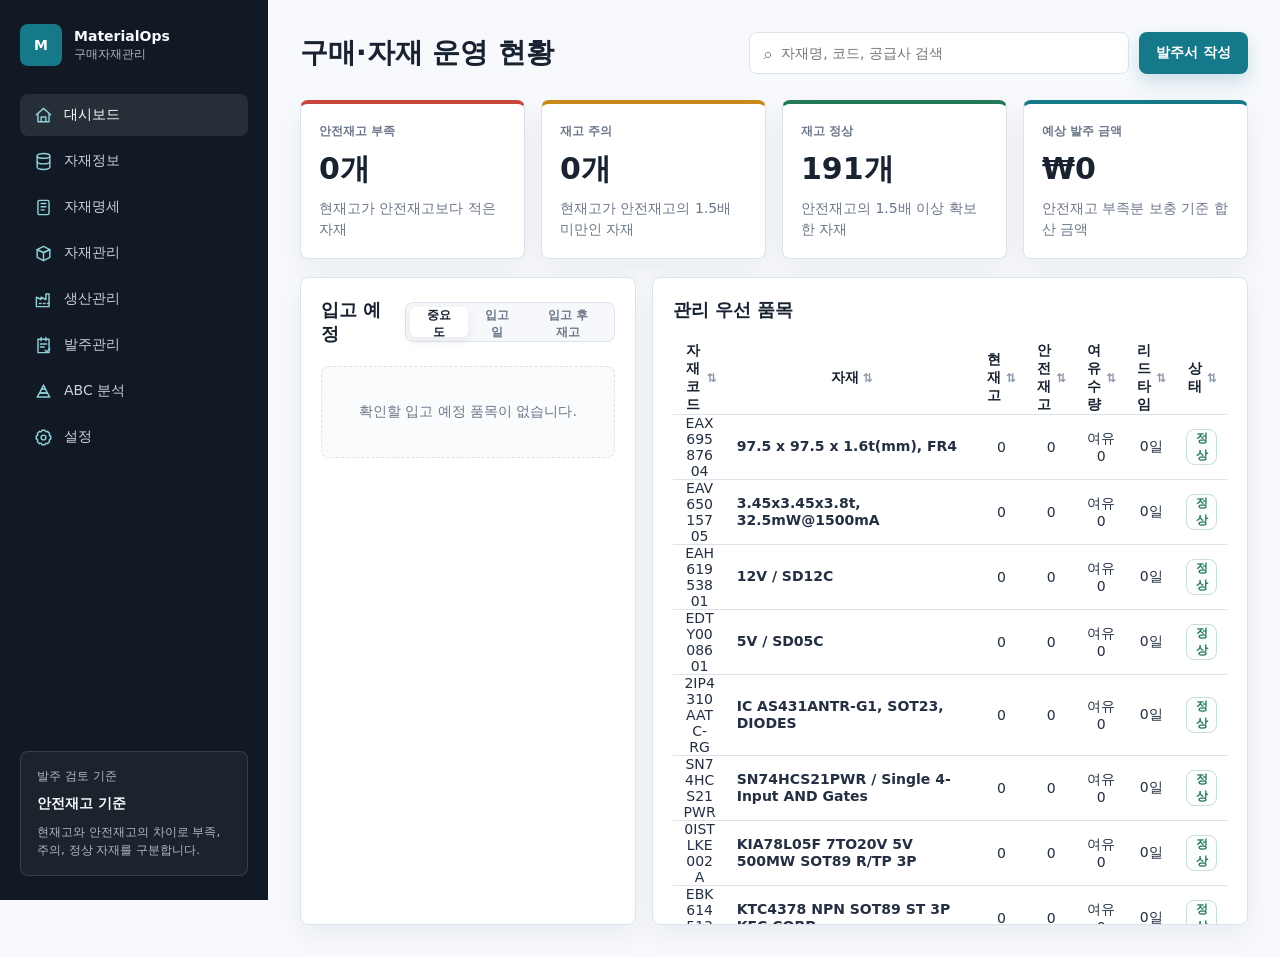
<file: index.html>
<!doctype html>
<html lang="ko">
  <head>
    <meta charset="UTF-8" />
    <meta name="viewport" content="width=device-width, initial-scale=1.0" />
    <title>구매자재관리</title>
    <link rel="stylesheet" href="./styles.css?v=20260729-inbound-card-v71" />
  </head>
  <body>
    <aside class="sidebar" aria-label="주 메뉴">
      <div class="brand">
        <div class="brand-mark">M</div>
        <div>
          <strong>MaterialOps</strong>
          <span>구매자재관리</span>
        </div>
      </div>

      <nav class="nav">
        <a class="active" href="#dashboard" data-view-target="dashboard" aria-current="page">
          <span class="nav-icon"><svg viewBox="0 0 24 24" aria-hidden="true"><path d="m3 11 9-8 9 8"/><path d="M5 10v10h14V10"/><path d="M9 20v-6h6v6"/></svg></span>
          대시보드
        </a>
        <a href="#settings" data-view-target="settings">
          <span class="nav-icon"><svg viewBox="0 0 24 24" aria-hidden="true"><ellipse cx="12" cy="5" rx="8" ry="3"/><path d="M4 5v7c0 1.7 3.6 3 8 3s8-1.3 8-3V5"/><path d="M4 12v7c0 1.7 3.6 3 8 3s8-1.3 8-3v-7"/></svg></span>
          자재정보
        </a>
        <a href="#spec" data-view-target="spec">
          <span class="nav-icon"><svg viewBox="0 0 24 24" aria-hidden="true"><rect x="5" y="3" width="14" height="18" rx="2"/><path d="M9 7h6M9 11h6M9 15h4"/></svg></span>
          자재명세
        </a>
        <a href="#materials" data-view-target="materials">
          <span class="nav-icon"><svg viewBox="0 0 24 24" aria-hidden="true"><path d="m4 7 8-4 8 4-8 4-8-4Z"/><path d="m4 7 8 4 8-4v10l-8 4-8-4V7Z"/><path d="M12 11v10"/></svg></span>
          자재관리
        </a>
        <a href="#production" data-view-target="production">
          <span class="nav-icon"><svg viewBox="0 0 24 24" aria-hidden="true"><path d="M3 21V9l6 3V9l6 3V5h4v16H3Z"/><path d="M7 17h2M12 17h2M17 17h2"/></svg></span>
          생산관리
        </a>
        <a href="#planning" data-view-target="planning">
          <span class="nav-icon"><svg viewBox="0 0 24 24" aria-hidden="true"><path d="M5 4h14v17H5z"/><path d="M9 2v4M15 2v4M8 10h8M8 14h5"/><path d="m14 18 2 2 4-4"/></svg></span>
          발주관리
        </a>
        <a href="#abcAnalysis" data-view-target="abcAnalysis">
          <span class="nav-icon"><svg viewBox="0 0 24 24" aria-hidden="true"><path d="M4 19h16l-3-5H7l-3 5Z"/><path d="M7 14h10l-2.5-5h-5L7 14Z"/><path d="M9.5 9h5L12 4 9.5 9Z"/></svg></span>
          ABC 분석
        </a>
        <a href="#dataSettings" data-view-target="dataSettings">
          <span class="nav-icon"><svg viewBox="0 0 24 24" aria-hidden="true"><circle cx="12" cy="12" r="3"/><path d="M19.4 15a1.7 1.7 0 0 0 .3 1.9l.1.1-2.8 2.8-.1-.1a1.7 1.7 0 0 0-1.9-.3 1.7 1.7 0 0 0-1 1.6v.2h-4V21a1.7 1.7 0 0 0-1-1.6 1.7 1.7 0 0 0-1.9.3l-.1.1L4.2 17l.1-.1a1.7 1.7 0 0 0 .3-1.9A1.7 1.7 0 0 0 3 14H2.8v-4H3a1.7 1.7 0 0 0 1.6-1 1.7 1.7 0 0 0-.3-1.9L4.2 7 7 4.2l.1.1a1.7 1.7 0 0 0 1.9.3A1.7 1.7 0 0 0 10 3V2.8h4V3a1.7 1.7 0 0 0 1 1.6 1.7 1.7 0 0 0 1.9-.3l.1-.1L19.8 7l-.1.1a1.7 1.7 0 0 0-.3 1.9 1.7 1.7 0 0 0 1.6 1h.2v4H21a1.7 1.7 0 0 0-1.6 1Z"/></svg></span>
          설정
        </a>
      </nav>

      <section class="side-panel" aria-label="운영 기준">
        <p>발주 검토 기준</p>
        <strong>안전재고 기준</strong>
        <span>현재고와 안전재고의 차이로 부족, 주의, 정상 자재를 구분합니다.</span>
      </section>
    </aside>

    <main class="shell">
      <header class="topbar">
        <div>
          <h1 id="pageTitle">구매·자재 운영 현황</h1>
        </div>
        <div class="top-actions">
          <label class="search">
            <span>⌕</span>
            <input id="searchInput" type="search" placeholder="자재명, 코드, 공급사 검색" />
          </label>
          <button class="primary-button" id="createOrderButton" type="button">발주서 작성</button>
        </div>
      </header>

      <section class="view is-active" id="dashboard" data-view="dashboard">
        <section class="summary-grid" aria-label="요약 정보">
          <article class="metric critical">
            <span>안전재고 부족</span>
            <strong id="criticalCount">0</strong>
            <p>현재고가 안전재고보다 적은 자재</p>
          </article>
          <article class="metric warning">
            <span>재고 주의</span>
            <strong id="deliveryRiskCount">0</strong>
            <p>현재고가 안전재고의 1.5배 미만인 자재</p>
          </article>
          <article class="metric success">
            <span>재고 정상</span>
            <strong id="plannedCount">0</strong>
            <p>안전재고의 1.5배 이상 확보한 자재</p>
          </article>
          <article class="metric">
            <span>예상 발주 금액</span>
            <strong id="orderAmount">0</strong>
            <p>안전재고 부족분 보충 기준 합산 금액</p>
          </article>
        </section>

        <section class="workspace">
          <section class="panel priority-panel" aria-labelledby="priorityTitle">
            <div class="panel-heading">
              <div>
                <h2 id="priorityTitle">입고 예정</h2>
              </div>
              <div class="segmented" role="tablist" aria-label="입고 예정 정렬">
                <button class="active" type="button" data-inbound-sort="priority">중요도</button>
                <button type="button" data-inbound-sort="inbound">입고일</button>
                <button type="button" data-inbound-sort="coverage">입고 후 재고</button>
              </div>
            </div>
            <div class="panel-body inset-scroll-body priority-body">
              <div class="priority-list" id="priorityList"></div>
            </div>
          </section>

          <section class="panel table-panel dashboard-plan-panel" aria-labelledby="dashboardPlanTitle">
            <div class="panel-heading">
              <div>
                <h2 id="dashboardPlanTitle">관리 우선 품목</h2>
              </div>
            </div>

            <div class="panel-content-scroll">
            <div class="panel-body table-body dashboard-table-body">
              <div class="table-scroll dashboard-table-scroll">
                <table class="data-table data-table--dashboard">
                <colgroup>
                  <col><col class="col-material"><col>
                  <col><col><col><col>
                </colgroup>
                <thead>
                  <tr>
                    <th><button class="sort-header" type="button" data-sort-table="dashboardPlan" data-sort-key="code">자재코드 <span>⇅</span></button></th>
                    <th><button class="sort-header" type="button" data-sort-table="dashboardPlan" data-sort-key="name">자재 <span>⇅</span></button></th>
                    <th><button class="sort-header" type="button" data-sort-table="dashboardPlan" data-sort-key="stock">현재고 <span>⇅</span></button></th>
                    <th><button class="sort-header" type="button" data-sort-table="dashboardPlan" data-sort-key="safetyStock">안전재고 <span>⇅</span></button></th>
                    <th><button class="sort-header" type="button" data-sort-table="dashboardPlan" data-sort-key="spareQty">여유수량 <span>⇅</span></button></th>
                    <th><button class="sort-header" type="button" data-sort-table="dashboardPlan" data-sort-key="leadTime">리드타임 <span>⇅</span></button></th>
                    <th><button class="sort-header" type="button" data-sort-table="dashboardPlan" data-sort-key="status">상태 <span>⇅</span></button></th>
                  </tr>
                </thead>
                <tbody id="dashboardPlanTable"></tbody>
              </table>
              </div>
            </div>
          </div>
          </section>
        </section>
      </section>

      <section class="view" id="spec" data-view="spec">
        <section class="panel table-panel full-height-table-panel compact-full-height-table-panel" aria-labelledby="specTitle">
          <div class="panel-heading">
            <div>
              <h2 id="specTitle">자재명세</h2>
            </div>
          </div>

          <div class="panel-content-scroll">
            <div class="panel-body table-body">
            <div class="table-scroll">
              <table class="data-table spec-table">
              <colgroup>
                <col><col><col class="col-material">
                <col><col>
              </colgroup>
              <thead>
                <tr>
                  <th>품목</th>
                  <th>자재코드</th>
                  <th>자재명</th>
                  <th>위치</th>
                  <th>소요량</th>
                </tr>
              </thead>
              <tbody id="specTable"></tbody>
            </table>
            </div>
          </div>
          </div>
        </section>
      </section>

      <section class="view" id="materials" data-view="materials">
        <section class="workspace single-column">
          <section class="signal-grid" aria-label="자재 관리 신호">
            <section class="panel" aria-labelledby="materialInventorySignalTitle">
              <div class="panel-heading">
                <div>
                  <h2 id="materialInventorySignalTitle">재고 여유수량 현황</h2>
                </div>
                <div class="segmented" role="tablist" aria-label="재고 여유수량 정렬">
                  <button class="active" type="button" data-inventory-sort="short">부족 순</button>
                  <button type="button" data-inventory-sort="long">여유 순</button>
                </div>
              </div>
              <div class="panel-body inset-scroll-body chart-body">
                <div class="bar-chart" id="materialInventoryBarChart" aria-label="자재별 여유수량 차트"></div>
              </div>
            </section>

            <section class="panel" aria-labelledby="materialsTitle">
              <div class="panel-heading">
                <div>
                  <h2 id="materialsTitle">자재 리드타임 현황</h2>
                </div>
                <div class="segmented" role="tablist" aria-label="자재 리드타임 정렬">
                  <button class="active" type="button" data-lead-sort="long">긴 순</button>
                  <button type="button" data-lead-sort="short">부족 순</button>
                </div>
              </div>
              <div class="panel-body inset-scroll-body chart-body">
                <div class="bar-chart" id="barChart" aria-label="자재별 리드타임 차트"></div>
              </div>
            </section>
          </section>

          <section class="panel table-panel" aria-labelledby="materialsTableTitle">
            <div class="panel-heading">
              <div>
                <h2 id="materialsTableTitle">자재 목록</h2>
              </div>
            </div>
            <div class="panel-content-scroll">
            <div class="panel-body table-body">
            <div class="table-scroll">
              <table class="data-table material-master-table">
                <colgroup>
                  <col><col><col class="col-material"><col>
                  <col><col><col>
                </colgroup>
                <thead>
                  <tr>
                    <th>모델</th>
                    <th><button class="sort-header" type="button" data-sort-table="materials" data-sort-key="code">자재코드 <span>⇅</span></button></th>
                    <th><button class="sort-header" type="button" data-sort-table="materials" data-sort-key="name">자재 <span>⇅</span></button></th>
                    <th><button class="sort-header" type="button" data-sort-table="materials" data-sort-key="stock">현재고 <span>⇅</span></button></th>
                    <th><button class="sort-header" type="button" data-sort-table="materials" data-sort-key="safetyStock">안전재고 <span>⇅</span></button></th>
                    <th><button class="sort-header" type="button" data-sort-table="materials" data-sort-key="spareQty">여유수량 <span>⇅</span></button></th>
                    <th><button class="sort-header" type="button" data-sort-table="materials" data-sort-key="status">관리상태 <span>⇅</span></button></th>
                  </tr>
                </thead>
                <tbody id="materialsTable"></tbody>
              </table>
            </div>
          </div>
          </div>
          </section>
        </section>
      </section>

      <section class="view" id="production" data-view="production">
        <section class="workspace single-column">
          <section class="panel" aria-labelledby="productionTitle">
            <div class="panel-heading">
              <div>
                <h2 id="productionTitle">제품별 생산계획</h2>
              </div>
            </div>
            <div class="production-product-list" id="productionProductList"></div>
          </section>

          <section class="panel table-panel" aria-labelledby="productionAnalysisTitle">
            <div class="panel-heading">
              <div>
                <h2 id="productionAnalysisTitle">생산 소요 자재</h2>
              </div>
            </div>
            <div class="panel-content-scroll">
            <div class="panel-body table-body">
            <div class="table-scroll">
              <table class="data-table production-table">
                <colgroup>
                  <col><col><col class="col-material">
                  <col><col><col>
                  <col><col><col><col>
                </colgroup>
                <thead>
                  <tr>
                    <th>품목</th>
                    <th>자재코드</th>
                    <th>자재명</th>
                    <th>단위 소요량</th>
                    <th>생산수량</th>
                    <th>필요수량</th>
                    <th>사용가능재고</th>
                    <th>부족수량</th>
                    <th>충족상태</th>
                  </tr>
                </thead>
                <tbody id="productionMaterialsTable"></tbody>
              </table>
            </div>
          </div>
          </div>
          </section>
        </section>
      </section>

      <section class="view" id="abcAnalysis" data-view="abcAnalysis">
        <section class="summary-grid" aria-label="ABC 분석 요약">
          <article class="metric critical">
            <span>A등급 품목</span>
            <strong id="abcACount">–</strong>
            <p>총사용수량 데이터 필요</p>
          </article>
          <article class="metric warning">
            <span>B등급 품목</span>
            <strong id="abcBCount">–</strong>
            <p>총사용수량 데이터 필요</p>
          </article>
          <article class="metric success">
            <span>C등급 품목</span>
            <strong id="abcCCount">–</strong>
            <p>총사용수량 데이터 필요</p>
          </article>
          <article class="metric">
            <span>총사용금액 합계</span>
            <strong id="abcTotalAmount">₩0</strong>
            <p>생산관리 입력값 기준</p>
          </article>
        </section>

        <section class="workspace single-column">
          <section class="panel table-panel dashboard-plan-panel" aria-labelledby="abcTableTitle">
            <div class="panel-heading">
              <div>
                <h2 id="abcTableTitle">자재별 단가 기준 ABC 분석</h2>
              </div>
            </div>
            <div class="panel-content-scroll">
            <div class="panel-body table-body">
            <div class="table-scroll">
              <table class="data-table data-table--dashboard abc-table">
                <colgroup>
                  <col><col class="col-material"><col><col><col><col>
                  <col><col><col><col><col><col><col>
                </colgroup>
                <thead>
                  <tr>
                    <th><button class="sort-header" type="button" data-sort-table="abcAnalysis" data-sort-key="code">자재코드 <span>⇅</span></button></th>
                    <th><button class="sort-header" type="button" data-sort-table="abcAnalysis" data-sort-key="name">자재명 <span>⇅</span></button></th>
                    <th class="abc-matrix-group-start">총사용수량</th>
                    <th>단가백분위</th>
                    <th>단가등급</th>
                    <th>빈도백분위</th>
                    <th>빈도등급</th>
                    <th>관리매트릭스</th>
                    <th class="abc-grade-group-start">총사용금액</th>
                    <th>금액순위</th>
                    <th>금액 구성비</th>
                    <th>누적 구성비</th>
                    <th>ABC등급</th>
                  </tr>
                </thead>
                <tbody id="abcAnalysisTable"></tbody>
              </table>
            </div>
          </div>
          </div>
          </section>
        </section>
      </section>

      <section class="view" id="planning" data-view="planning">
        <section class="workspace single-column">
          <section class="panel table-panel full-height-table-panel order-history-panel" aria-labelledby="orderHistoryTitle">
            <div class="panel-heading">
              <div>
                <h2 id="orderHistoryTitle">발주 목록</h2>
              </div>
            </div>

            <div class="panel-content-scroll">
            <div class="panel-body table-body">
            <div class="table-scroll">
              <table class="data-table order-history-table">
                <colgroup>
                  <col><col><col class="col-material">
                  <col><col><col>
                  <col><col><col>
                </colgroup>
                <thead>
                  <tr>
                    <th>일련번호</th>
                    <th>자재코드</th>
                    <th>자재</th>
                    <th>공급사</th>
                    <th>발주수량</th>
                    <th>단가</th>
                    <th>공급가액</th>
                    <th>납품일</th>
                    <th>상태</th>
                    <th>발주서</th>
                  </tr>
                </thead>
                <tbody id="orderHistoryTable"></tbody>
              </table>
            </div>
          </div>
          </div>
          </section>

        </section>
      </section>

      <section class="view" id="settings" data-view="settings">
        <section class="panel table-panel full-height-table-panel compact-full-height-table-panel" aria-labelledby="materialInfoTitle">
          <div class="panel-heading">
            <div>
              <h2 id="materialInfoTitle">자재정보</h2>
            </div>
            <button class="primary-button" id="addMaterialInfoButton" type="button">자재 추가</button>
          </div>
          <div class="panel-content-scroll">
            <div class="panel-body table-body">
            <div class="table-scroll">
              <table class="data-table material-info-table">
              <colgroup>
                <col><col><col class="col-material"><col>
                <col><col><col><col><col><col><col>
              </colgroup>
              <thead><tr>
                <th>모델</th><th>자재코드</th><th>자재명</th><th>위치</th><th>소요량</th><th>공급사</th><th>현재고</th>
                <th>안전재고</th><th>리드타임</th><th>단가</th><th>관리</th>
              </tr></thead>
              <tbody id="materialInfoTable"></tbody>
            </table>
            </div>
          </div>
          </div>
        </section>
      </section>

      <section class="view" id="dataSettings" data-view="dataSettings">
        <section class="panel data-settings-panel" aria-labelledby="dataSettingsTitle">
          <div class="panel-heading">
            <div>
              <h2 id="dataSettingsTitle">설정</h2>
            </div>
          </div>

          <div class="settings-actions">
            <article class="setting-action">
              <strong>JSON 업로드</strong>
              <span>자재명세와 발주 목록을 JSON 파일에서 불러옵니다.</span>
              <input id="jsonUploadInput" type="file" accept="application/json,.json" hidden />
              <button class="ghost-button" id="jsonUploadButton" type="button">JSON 업로드</button>
            </article>
            <article class="setting-action">
              <strong>JSON 다운로드</strong>
              <span>현재 자재명세와 발주 목록을 백업 파일로 저장합니다.</span>
              <button class="ghost-button" id="jsonDownloadButton" type="button">JSON 다운로드</button>
            </article>
            <article class="setting-action">
              <strong>초기화</strong>
              <span>저장된 자재명세와 발주 목록을 모두 삭제합니다.</span>
              <button class="danger-button" id="resetDataButton" type="button">초기화</button>
            </article>
          </div>
        </section>
        <section class="panel abc-calculation-panel operating-rules" aria-labelledby="abcCalculationTitle">
          <div class="panel-heading">
            <div>
              <h2 id="abcCalculationTitle">ABC 계산 기준</h2>
              <p>생산계획과 자재정보를 결합해 관리 매트릭스와 금액 기준 ABC 등급을 계산합니다.</p>
            </div>
          </div>

          <div class="abc-calculation-grid">
            <article class="abc-calculation-card">
              <span class="abc-calculation-step">01</span>
              <div>
                <strong>총사용수량</strong>
                <p>모델별 생산수량 × 자재별 단위 소요량을 계산한 뒤, 같은 자재코드의 수량을 모두 합산합니다.</p>
                <code>Σ(생산수량 × 단위 소요량)</code>
              </div>
            </article>
            <article class="abc-calculation-card">
              <span class="abc-calculation-step">02</span>
              <div>
                <strong>백분위</strong>
                <p>단가와 총사용수량을 각각 낮은 값부터 정렬해 품목 내 상대 위치를 계산합니다. 동률은 평균 순위를 사용합니다.</p>
                <code>평균 순위 위치 ÷ (품목 수 - 1)</code>
              </div>
            </article>
            <article class="abc-calculation-card">
              <span class="abc-calculation-step">03</span>
              <div>
                <strong>단가·빈도 등급</strong>
                <p>각 백분위가 80% 이상이면 고, 50% 이상이면 중, 50% 미만이면 저 등급으로 구분합니다.</p>
                <code>고 ≥ 80% · 중 ≥ 50% · 저 &lt; 50%</code>
              </div>
            </article>
            <article class="abc-calculation-card">
              <span class="abc-calculation-step">04</span>
              <div>
                <strong>관리 매트릭스</strong>
                <p>단가 등급과 빈도 등급을 조합해 자재의 관리 특성을 9개 유형으로 표시합니다.</p>
                <code>단가 등급 + 빈도 등급</code>
              </div>
            </article>
            <article class="abc-calculation-card">
              <span class="abc-calculation-step">05</span>
              <div>
                <strong>금액 분석</strong>
                <p>총사용금액을 내림차순으로 정렬하고, 전체 금액에서 차지하는 구성비와 누적 구성비를 계산합니다.</p>
                <code>총사용금액 = 단가 × 총사용수량</code>
              </div>
            </article>
            <article class="abc-calculation-card">
              <span class="abc-calculation-step">06</span>
              <div>
                <strong>ABC 등급</strong>
                <p>금액 누적 구성비가 80% 이하면 A, 95% 이하면 B, 나머지는 C등급으로 분류합니다.</p>
                <code>A ≤ 80% · B ≤ 95% · C &gt; 95%</code>
              </div>
            </article>
          </div>
        </section>
        <section class="panel operating-rules" aria-labelledby="operatingRulesTitle">
          <div class="panel-heading">
            <div>
              <h2 id="operatingRulesTitle">운영 기준</h2>
            </div>
          </div>
          <div class="settings-grid">
          <article class="rule-card setting-card">
            <h2>기준 데이터</h2>
            <strong>품목, 자재, 소요량, 현재고, 안전재고, 공급사, 리드타임, 단가</strong>
            <span>자재정보와 자재명세에 저장된 데이터를 기준으로 동작합니다.</span>
          </article>
          <article class="rule-card setting-card">
            <h2>관리우선도</h2>
            <strong>안전재고 부족도 45 + 조달위험도 35 + 금액영향도 20</strong>
            <span>금액영향도는 예상 발주금액을 최대 예상 발주금액과 비교해 산정합니다.</span>
          </article>
          <article class="rule-card setting-card">
            <h2>재고 상태 기준</h2>
            <strong>부족 : 현재고 &lt; 안전재고<br>주의 : 안전재고 ≤ 현재고 &lt; 안전재고 × 1.5<br>정상 : 현재고 ≥ 안전재고 × 1.5</strong>
            <span>현재고에서 안전재고를 뺀 여유수량을 기준으로 판단합니다.</span>
          </article>
          </div>
        </section>
      </section>

    </main>

    <div class="modal" id="orderModal" aria-hidden="true" role="dialog" aria-labelledby="orderModalTitle">
      <div class="modal-backdrop" data-close-modal></div>
      <section class="modal-panel">
        <header class="modal-header">
          <div>
            <h2 id="orderModalTitle">발주서 작성</h2>
          </div>
          <button class="icon-button" type="button" aria-label="닫기" data-close-modal>×</button>
        </header>
        <div class="modal-body">
          <div id="orderEditor"></div>
        </div>
        <footer class="modal-footer">
          <button class="ghost-button" type="button" data-close-modal>취소</button>
          <button class="primary-button" id="confirmOrderButton" type="button">저장</button>
        </footer>
      </section>
    </div>

    <div class="modal" id="orderViewerModal" aria-hidden="true" role="dialog" aria-labelledby="orderViewerTitle">
      <div class="modal-backdrop" data-close-viewer-modal></div>
      <section class="modal-panel order-viewer-panel">
        <header class="modal-header">
          <div>
            <h2 id="orderViewerTitle">발주서 보기</h2>
          </div>
          <button class="icon-button" type="button" aria-label="닫기" data-close-viewer-modal>×</button>
        </header>
        <div class="modal-body">
          <div id="orderViewerBody"></div>
        </div>
        <footer class="modal-footer">
          <button class="ghost-button" type="button" data-close-viewer-modal>닫기</button>
        </footer>
      </section>
    </div>

    <div class="toast" id="toast" role="status" aria-live="polite"></div>

    <script src="./assets/app.bundle.js?v=20260731-refactor-v3"></script>
  </body>
</html>
</file>
<file: styles.css>
:root {
  color-scheme: light;
  --ink: #182230;
  --muted: #6b7688;
  --subtle: #f1f4f8;
  --line: #dce3ec;
  --surface: #ffffff;
  --page: #f7f9fc;
  --primary: #16798a;
  --primary-dark: #0f6271;
  --danger: #c8463c;
  --warning: #c78918;
  --success: #237a5b;
  --shadow: 0 10px 28px rgba(24, 34, 48, 0.06);
  --shadow-strong: 0 22px 60px rgba(24, 34, 48, 0.18);
  --text-xs: 12px;
  --text-sm: 12px;
  --text-md: 14px;
  --text-lg: 16px;
  --text-xl: 18px;
  --panel-padding: 20px;
  --panel-scrollbar-gap: 18px;
  --radius-sm: 6px;
  --radius-md: 8px;
  --control-height: 36px;
  --button-height: 42px;
  --table-input-height: 32px;
  --table-row-height: 44px;
  --table-row-height-comfortable: 60px;
  --table-cell-padding: 10px;
  --col-material: 250px;
  --operations-panel-height: 648px;
  --full-height-panel-height: 803px;
}

/* Base */

* {
  box-sizing: border-box;
}

html {
  scroll-behavior: smooth;
}

body {
  margin: 0;
  min-height: 100vh;
  background: var(--page);
  color: var(--ink);
  font-family:
    Inter, "Pretendard", "Apple SD Gothic Neo", "Malgun Gothic", system-ui,
    sans-serif;
  font-size: var(--text-md);
}

button,
input,
select {
  font: inherit;
}

button,
select {
  cursor: pointer;
}

:focus-visible {
  outline: 2px solid rgba(22, 121, 138, 0.24);
  outline-offset: 2px;
}

/* Application shell */

.sidebar {
  position: fixed;
  inset: 0 auto 0 0;
  width: 268px;
  display: flex;
  flex-direction: column;
  gap: 28px;
  padding: 24px 20px;
  background: #111a24;
  color: #f8fafc;
}

.brand {
  display: flex;
  align-items: center;
  gap: 12px;
}

.brand-mark {
  display: grid;
  place-items: center;
  width: 42px;
  height: var(--button-height);
  border-radius: var(--radius-md);
  background: var(--primary);
  color: #fff;
  font-weight: 800;
}

.brand strong,
.brand span {
  display: block;
}

.brand span {
  margin-top: 2px;
  color: #aeb8c5;
  font-size: var(--text-sm);
}

.nav {
  display: grid;
  gap: 4px;
}

.nav a {
  display: flex;
  align-items: center;
  gap: 10px;
  min-height: var(--button-height);
  padding: 0 12px;
  border-radius: var(--radius-md);
  color: #c8d1de;
  text-decoration: none;
  transition:
    background 160ms ease,
    color 160ms ease;
}

.nav a:hover,
.nav a.active {
  background: rgba(255, 255, 255, 0.09);
  color: #fff;
}

.nav-icon {
  display: grid;
  place-items: center;
  width: 22px;
  min-width: 22px;
  color: #8fd0da;
}

.nav-icon svg {
  width: 19px;
  height: 19px;
  fill: none;
  stroke: currentColor;
  stroke-width: 1.8;
  stroke-linecap: round;
  stroke-linejoin: round;
}

.side-panel {
  margin-top: auto;
  padding: 16px;
  border: 1px solid rgba(255, 255, 255, 0.12);
  border-radius: var(--radius-md);
  background: rgba(255, 255, 255, 0.045);
}

.side-panel p,
.side-panel strong,
.side-panel span {
  display: block;
  margin: 0;
}

.side-panel p {
  color: #aeb8c5;
  font-size: var(--text-sm);
}

.side-panel strong {
  margin-top: 8px;
  font-size: var(--text-md);
  line-height: 1.45;
}

.side-panel span {
  margin-top: 10px;
  color: #aeb8c5;
  font-size: var(--text-sm);
  line-height: 1.5;
}

.shell {
  min-height: 100vh;
  margin-left: 268px;
  padding: 32px;
}

.topbar {
  display: flex;
  align-items: center;
  justify-content: space-between;
  gap: 24px;
  margin-bottom: 26px;
}

.eyebrow {
  margin: 0 0 6px;
  color: var(--primary-dark);
  font-size: var(--text-xs);
  font-weight: 900;
  letter-spacing: 0;
  text-transform: uppercase;
}

h1,
h2 {
  margin: 0;
  letter-spacing: 0;
}

h1 {
  font-size: 28px;
  line-height: 1.2;
}

h2 {
  font-size: var(--text-xl);
}

.top-actions {
  display: flex;
  align-items: center;
  gap: 10px;
}

.search {
  display: flex;
  align-items: center;
  gap: 8px;
  width: min(34vw, 380px);
  height: var(--button-height);
  padding: 0 14px;
  border: 1px solid var(--line);
  border-radius: var(--radius-md);
  background: #fff;
  color: var(--muted);
}

.search input {
  width: 100%;
  min-width: 0;
  border: 0;
  outline: 0;
  color: var(--ink);
}

.primary-button,
.ghost-button,
.danger-button,
.mini-button,
.icon-button {
  height: var(--button-height);
  border-radius: var(--radius-md);
  border: 1px solid transparent;
  transition:
    border-color 160ms ease,
    box-shadow 160ms ease,
    background 160ms ease;
}

.primary-button,
.ghost-button,
.danger-button {
  padding: 0 16px;
  font-size: var(--text-md);
  font-weight: 800;
}

.primary-button {
  background: var(--primary);
  color: #fff;
  box-shadow: 0 8px 18px rgba(22, 121, 138, 0.2);
}

.primary-button:hover {
  background: var(--primary-dark);
}

.ghost-button {
  border-color: var(--line);
  background: #fff;
  color: var(--ink);
}

.ghost-button:hover,
.mini-button:hover,
.icon-button:hover {
  border-color: #c9d3df;
  background: #f9fbfd;
}

.mini-button {
  height: var(--table-input-height);
  padding: 0 12px;
  border-color: var(--line);
  background: #fff;
  color: var(--ink);
  font-size: var(--text-sm);
  font-weight: 900;
}

.danger-button {
  border-color: #efcbc7;
  background: #fff7f6;
  color: var(--danger);
}

.danger-button:hover {
  background: #fff0ee;
  box-shadow: 0 8px 18px rgba(200, 70, 60, 0.12);
}

.icon-button {
  display: grid;
  place-items: center;
  width: 42px;
  background: #fff;
  border-color: var(--line);
}

.view {
  display: none;
}

.view.is-active {
  display: block;
}

/* Shared panels and metrics */

.summary-grid {
  display: grid;
  grid-template-columns: repeat(4, minmax(0, 1fr));
  gap: 16px;
  margin-bottom: 18px;
}

.metric,
.panel {
  border: 1px solid var(--line);
  border-radius: var(--radius-md);
  background: var(--surface);
  box-shadow: var(--shadow);
}

.metric {
  min-height: 132px;
  padding: 18px;
  border-top: 4px solid var(--primary);
}

.metric.critical {
  border-top-color: var(--danger);
}

.metric.warning {
  border-top-color: var(--warning);
}

.metric.success {
  border-top-color: var(--success);
}

.metric span {
  color: var(--muted);
  font-size: var(--text-sm);
  font-weight: 800;
}

.metric strong {
  display: block;
  margin-top: 14px;
  font-size: 30px;
  line-height: 1;
}

.metric p {
  margin: 14px 0 0;
  color: var(--muted);
  font-size: var(--text-md);
  line-height: 1.5;
}

.workspace {
  display: grid;
  grid-template-columns: minmax(310px, 0.9fr) minmax(560px, 1.6fr);
  gap: 16px;
}

.workspace.single-column {
  grid-template-columns: 1fr;
}

.abc-table th:first-child,
.abc-table td:first-child {
  width: 150px;
  min-width: 150px;
}

.abc-table {
  min-width: 1750px;
}

.abc-table th {
  overflow-wrap: normal;
  white-space: nowrap;
  word-break: keep-all;
}

.abc-table .sort-header {
  white-space: nowrap;
}

.abc-material-name {
  min-width: 300px;
  text-align: left !important;
}

#abcAnalysis .panel-content-scroll {
  overflow-x: auto;
}

.abc-table :is(.abc-matrix-group-start, .abc-grade-group-start) {
  box-shadow: inset 2px 0 var(--line);
}

.abc-grade {
  display: inline-grid;
  place-items: center;
  width: 28px;
  height: 28px;
  border-radius: 999px;
  font-size: var(--text-xs);
  font-weight: 900;
}

.abc-grade-a {
  background: #fde8e6;
  color: #a9342d;
}

.abc-grade-b {
  background: #fff3d9;
  color: #91640d;
}

.abc-grade-c {
  background: #e9edf2;
  color: #576476;
}

#abcAnalysis .summary-grid .metric {
  min-height: 157.5px;
}

.abc-calculation-panel .panel-heading p {
  margin: 6px 0 0;
  color: var(--muted);
  font-size: var(--text-md);
  line-height: 1.5;
}

.abc-calculation-grid {
  display: grid;
  grid-template-columns: repeat(3, minmax(0, 1fr));
  gap: 12px;
  margin-top: 18px;
}

.abc-calculation-card {
  display: grid;
  grid-template-columns: 34px minmax(0, 1fr);
  gap: 12px;
  min-height: 156px;
  padding: 16px;
  border: 1px solid var(--line);
  border-radius: var(--radius-md);
  background: #fbfcfe;
}

.abc-calculation-step {
  display: grid;
  place-items: center;
  width: 34px;
  height: 34px;
  border-radius: 10px;
  background: #edf2f8;
  color: var(--primary);
  font-size: var(--text-xs);
  font-weight: 900;
}

.abc-calculation-card strong {
  display: block;
  line-height: 1.4;
}

.abc-calculation-card p {
  margin: 7px 0 12px;
  color: var(--muted);
  font-size: var(--text-sm);
  line-height: 1.55;
}

.abc-calculation-card code {
  display: block;
  padding: 7px 9px;
  border-radius: 8px;
  background: #f0f4f8;
  color: #33435a;
  font-family: inherit;
  font-size: var(--text-xs);
  font-weight: 800;
  line-height: 1.45;
  word-break: keep-all;
}

.signal-grid {
  display: grid;
  grid-template-columns: repeat(2, minmax(0, 1fr));
  gap: 16px;
}

.panel {
  min-width: 0;
  padding: var(--panel-padding);
}

.table-panel {
  overflow: hidden;
  padding-bottom: 0;
}

.panel-heading {
  display: flex;
  align-items: center;
  justify-content: space-between;
  gap: 14px;
  margin-bottom: 16px;
}

/* Shared scrolling tables */

select {
  min-height: 36px;
  padding: 0 32px 0 10px;
  border: 1px solid var(--line);
  border-radius: var(--radius-md);
  background: #fff;
  color: var(--ink);
}

.segmented {
  display: inline-flex;
  padding: 4px;
  border: 1px solid var(--line);
  border-radius: var(--radius-md);
  background: #f6f8fb;
}

.segmented button {
  min-width: 58px;
  height: 30px;
  padding: 0 14px;
  border: 0;
  border-radius: var(--radius-sm);
  background: transparent;
  color: var(--muted);
  font-size: var(--text-sm);
  font-weight: 800;
}

.segmented button.active {
  background: #fff;
  color: var(--ink);
  box-shadow: 0 4px 12px rgba(24, 34, 48, 0.07);
}

.priority-list {
  display: grid;
  gap: 8px;
  max-height: 512px;
}

.priority-card {
  display: grid;
  align-content: center;
  height: 96px;
  padding: 12px 16px;
  border: 1px solid var(--line);
  border-radius: var(--radius-md);
  background: #fff;
  box-shadow: 0 6px 18px rgba(31, 45, 61, 0.03);
  transition:
    border-color 160ms ease,
    background 160ms ease,
    box-shadow 160ms ease;
}

.priority-card:hover {
  border-color: #c9d3df;
  background: #fcfdff;
  box-shadow: 0 8px 22px rgba(31, 45, 61, 0.05);
}

.priority-card header,
.priority-meta {
  display: flex;
  align-items: center;
  justify-content: space-between;
  gap: 12px;
}

.priority-card h3 {
  margin: 0;
  overflow: hidden;
  color: var(--ink);
  font-size: var(--text-lg);
  line-height: 1.25;
  text-overflow: ellipsis;
  white-space: nowrap;
}

.priority-title {
  display: flex;
  align-items: baseline;
  gap: 8px;
  min-width: 0;
}

.title-dot {
  width: 4px;
  min-width: 4px;
  height: 4px;
  border-radius: 999px;
  background: #9aa8b8;
  transform: translateY(-2px);
}

.priority-card small {
  overflow: hidden;
  color: var(--muted);
  font-size: var(--text-md);
  font-weight: 700;
  text-overflow: ellipsis;
  white-space: nowrap;
}

.priority-meta {
  margin-top: 12px;
  color: var(--muted);
  font-size: var(--text-md);
  font-weight: 700;
}

.data-table {
  width: 100%;
  min-width: 0;
  border-collapse: collapse;
  table-layout: auto;
}

.data-table th,
.data-table td {
  height: var(--table-row-height);
  padding: 0 var(--table-cell-padding);
  overflow: hidden;
  border-bottom: 1px solid var(--line);
  text-align: center;
  text-overflow: ellipsis;
  overflow-wrap: anywhere;
  white-space: normal;
  word-break: break-word;
}

.table-panel .data-table thead th {
  position: sticky;
  top: 0;
  z-index: 2;
  background: #fff;
}

.po-table-scroll .data-table thead th {
  position: sticky;
  top: 0;
  z-index: 2;
  background: #fff;
}

.table-panel .data-table {
  border-collapse: separate;
  border-spacing: 0;
}

.data-table td {
  color: #243042;
  font-size: var(--text-md);
  font-weight: 500;
}

.data-table col {
  width: auto;
}

.data-table col.col-material {
  width: var(--col-material);
}

.table-panel > .panel-heading {
  margin-bottom: 0;
}

.panel-content-scroll {
  position: relative;
  min-width: 0;
  max-height: calc(440px + (var(--panel-padding) * 2));
  margin-right: calc(var(--panel-padding) * -1);
  margin-left: calc(var(--panel-padding) * -1);
  overflow-x: hidden;
  overflow-y: auto;
}

.panel-content-scroll::before {
  position: sticky;
  top: 0;
  z-index: 3;
  display: block;
  height: var(--panel-padding);
  margin-bottom: calc(var(--panel-padding) * -1);
  background: var(--surface);
  content: "";
}

.panel-content-scroll .data-table thead th {
  top: var(--panel-padding);
}

.table-body {
  min-width: 0;
  padding: var(--panel-padding);
}

.table-body > .table-scroll {
  width: 100%;
  max-height: none;
  overflow: visible;
}

.inset-scroll-body {
  min-width: 0;
  overflow: hidden;
  margin-right: calc(var(--panel-padding) * -1);
  margin-left: calc(var(--panel-padding) * -1);
  padding: var(--panel-padding);
}

.inset-scroll-body {
  margin-bottom: calc(var(--panel-padding) * -1);
}

.inset-scroll-body > :is(.priority-list, .bar-chart) {
  width: calc(100% + var(--panel-padding));
  margin-right: calc(var(--panel-padding) * -1);
  padding-right: var(--panel-padding);
}

.table-scroll {
  width: 100%;
  max-height: none;
}

.dashboard-table-scroll {
  height: 100%;
  max-height: none;
}

.data-table--dashboard {
  width: 100%;
  min-width: 0;
}

.data-table--fluid {
  min-width: 0;
  table-layout: auto;
}

.data-table--dashboard td {
  height: var(--table-row-height-comfortable);
}

.data-table td:has(.material-name),
.spec-table td:nth-child(3),
.production-material-name {
  width: 250px;
  max-width: 250px;
  text-align: left;
  overflow-wrap: anywhere;
  white-space: normal;
}

.spec-table col.col-material,
.spec-table td:nth-child(3) {
  width: auto;
  max-width: none;
}

.production-product-list {
  display: grid;
  grid-template-columns: repeat(auto-fill, minmax(260px, 1fr));
  gap: 12px;
}

.production-product-card {
  display: flex;
  align-items: center;
  justify-content: space-between;
  gap: 16px;
  min-width: 0;
  padding: 14px;
  border: 1px solid var(--line);
  border-radius: var(--radius-md);
  background: #fbfcfe;
}

.production-product-card > span:first-child {
  display: grid;
  gap: 4px;
  min-width: 0;
}

.production-product-card strong {
  overflow: hidden;
  color: var(--ink);
  font-size: var(--text-md);
  text-overflow: ellipsis;
  white-space: nowrap;
}

.production-product-card small {
  color: var(--muted);
  font-size: var(--text-sm);
  font-weight: 700;
}

.production-quantity {
  display: flex;
  align-items: center;
  gap: 6px;
}

.production-quantity input {
  width: 92px;
  height: 38px;
  padding: 0 10px;
  border: 1px solid var(--line);
  border-radius: var(--radius-sm);
  background: #fff;
  color: var(--ink);
  font-weight: 800;
  text-align: right;
}

.production-quantity em {
  color: var(--muted);
  font-size: var(--text-sm);
  font-style: normal;
  font-weight: 800;
}

.production-material-name {
  overflow: hidden;
  text-align: left;
  text-overflow: ellipsis;
}

.data-table td.shortage-value {
  color: var(--danger);
  font-weight: 900;
}

.data-table td.surplus-value {
  color: var(--success);
  font-weight: 900;
}

.sort-header {
  display: inline-flex;
  align-items: center;
  justify-content: center;
  gap: 4px;
  width: 100%;
  min-height: var(--table-input-height);
  padding: 0;
  border: 0;
  background: transparent;
  color: inherit;
  font: inherit;
  text-align: inherit;
  white-space: normal;
  cursor: pointer;
}

.sort-header span {
  color: #8a97a8;
  font-size: 12px;
  line-height: 1;
}

.sort-header.is-active {
  color: var(--ink);
}

.sort-header.is-active span {
  color: var(--primary);
}

.data-table input,
.data-table select {
  width: 100%;
  min-width: 0;
  height: var(--table-input-height);
  padding: 0 8px;
  border: 1px solid var(--line);
  border-radius: var(--radius-sm);
  background: #fff;
  color: var(--ink);
  font-size: var(--text-sm);
  font-weight: 700;
}

.data-table input[type="number"] {
  text-align: right;
}

.data-table input:focus,
.data-table select:focus {
  border-color: var(--primary);
  outline: 0;
  box-shadow: 0 0 0 2px rgba(22, 121, 138, 0.12);
}

.data-table .danger-mini {
  display: grid;
  place-items: center;
  width: 32px;
  min-width: 32px;
  height: var(--table-input-height);
  margin: 0 auto;
  padding: 0;
  border: 0;
  background: transparent;
  color: var(--ink);
  font-size: var(--text-lg);
  line-height: 1;
  box-shadow: none;
}

.material-info-table th:last-child,
.material-info-table td:last-child {
  text-align: center;
}

.data-table .danger-mini:hover {
  background: transparent;
  color: #000;
}

/* Material and status content */

.clickable-row {
  cursor: pointer;
}

.clickable-row:hover {
  background: #f8fafc;
}

.clickable-row.selected {
  background: #edf7f9;
}

.empty-cell,
.empty-state {
  color: var(--muted);
  font-size: var(--text-md);
  text-align: center;
}

.empty-cell {
  padding: 28px 10px;
  text-align: center !important;
}

.empty-state {
  display: grid;
  place-items: center;
  min-height: 92px;
  border: 1px dashed var(--line);
  border-radius: var(--radius-md);
  background: #fafbfc;
}

.material-name {
  display: grid;
  gap: 4px;
  min-width: 0;
}

.material-name strong {
  display: -webkit-box;
  overflow: hidden;
  font-size: var(--text-md);
  font-weight: 800;
  line-height: 1.25;
  white-space: normal;
  -webkit-box-orient: vertical;
  -webkit-line-clamp: 2;
}

.material-name span {
  overflow: hidden;
  color: var(--muted);
  font-size: var(--text-sm);
  text-overflow: ellipsis;
  white-space: nowrap;
}

.status-pill,
.state {
  display: inline-grid;
  place-items: center;
  min-height: 24px;
  padding: 0 8px;
  border: 1px solid #d7e5e8;
  border-radius: var(--radius-md);
  background: #fff;
  font-size: var(--text-sm);
  font-weight: 800;
}

.status-pill {
  background: #f7fbfc;
  color: var(--primary-dark);
}

.state.critical {
  border-color: #efcbc7;
  background: #fffafa;
  color: var(--danger);
}

.state.watch {
  border-color: #ead9ad;
  background: #fffdf7;
  color: #8a620f;
}

.state.ok {
  border-color: #c7dfd4;
  background: #fbfefd;
  color: var(--success);
}

.date-diff {
  color: var(--muted);
  font-size: var(--text-md);
  font-weight: 700;
}

.date-diff.late {
  color: var(--danger);
}

.date-diff.ready {
  color: var(--success);
}

.signal-grid > .panel {
  display: flex;
  flex-direction: column;
}

.signal-grid > .panel > .panel-heading {
  margin-bottom: 0;
}

.bar-chart {
  display: grid;
  gap: 12px;
  max-height: 348px;
  overflow-y: auto;
}

.bar-chart.is-empty {
  overflow-y: hidden;
}

.bar-row {
  display: grid;
  grid-template-columns: 132px 1fr max-content;
  align-items: center;
  gap: 12px;
  height: 24px;
  font-size: var(--text-md);
}

.bar-row > span {
  min-width: 0;
  overflow: hidden;
  text-overflow: ellipsis;
  white-space: nowrap;
}

.bar-track {
  height: 10px;
  overflow: hidden;
  border-radius: 999px;
  background: var(--subtle);
}

.bar-fill {
  height: 100%;
  border-radius: inherit;
  background: var(--primary);
}

.bar-fill.low {
  background: var(--danger);
}

.bar-fill.mid {
  background: var(--warning);
}

.timeline-item {
  position: relative;
  display: grid;
  grid-template-columns: minmax(0, 1fr) auto;
  align-items: center;
  gap: 10px;
  height: 96px;
  padding: 10px 14px 10px 34px;
  border: 1px solid var(--line);
  border-radius: var(--radius-md);
  background: #fff;
}

.timeline-item::before {
  content: "";
  position: absolute;
  left: 10px;
  top: 50%;
  width: 10px;
  height: 10px;
  border: 2px solid #fff;
  border-radius: 50%;
  background: var(--success);
  box-shadow: 0 0 0 1px var(--line);
  transform: translateY(-50%);
}

.timeline-item.delayed::before {
  background: var(--warning);
}

.timeline-content {
  display: grid;
  gap: 4px;
  min-width: 0;
}

.timeline-item strong {
  font-size: var(--text-md);
  line-height: 1.35;
}

.timeline-item span {
  color: var(--muted);
  font-size: var(--text-md);
  line-height: 1.35;
}

.timeline-item .state {
  flex: 0 0 auto;
  align-self: center;
}

/* Settings and dialogs */

.settings-grid {
  display: grid;
  grid-template-columns: repeat(3, minmax(0, 1fr));
  gap: 16px;
}

.operating-rules {
  margin-top: 16px;
}

.rule-card {
  padding: 18px;
  border: 1px solid var(--line);
  border-radius: var(--radius-md);
  background: #fbfcfe;
}

.setting-card {
  display: grid;
  gap: 12px;
  min-height: 190px;
}

.setting-card strong {
  line-height: 1.45;
}

.setting-card span {
  color: var(--muted);
  font-size: var(--text-md);
  line-height: 1.55;
}

.settings-actions {
  display: grid;
  grid-template-columns: repeat(3, minmax(0, 1fr));
  gap: 16px;
}

.setting-action {
  display: grid;
  gap: 12px;
  min-height: 176px;
  padding: 18px;
  border: 1px solid var(--line);
  border-radius: var(--radius-md);
  background: #fbfcfe;
}

.setting-action strong {
  color: var(--ink);
  font-size: var(--text-lg);
}

.setting-action span {
  color: var(--muted);
  font-size: var(--text-md);
  line-height: 1.55;
}

.setting-action button {
  align-self: end;
  justify-self: start;
}

.modal {
  position: fixed;
  inset: 0;
  z-index: 30;
  display: none;
}

.modal.is-open {
  display: block;
}

.modal-backdrop {
  position: absolute;
  inset: 0;
  background: rgba(16, 24, 33, 0.42);
}

.modal-panel {
  position: absolute;
  top: 7vh;
  left: 50%;
  width: min(1080px, calc(100vw - 40px));
  max-height: 86vh;
  display: flex;
  flex-direction: column;
  overflow: hidden;
  border-radius: var(--radius-md);
  background: #fff;
  box-shadow: var(--shadow-strong);
  transform: translateX(-50%);
}

#orderModal .modal-panel {
  width: min(1280px, calc(100vw - 40px));
}

.modal-header,
.modal-footer {
  display: flex;
  align-items: center;
  justify-content: space-between;
  gap: 14px;
  padding: 18px;
  border-bottom: 1px solid var(--line);
}

.modal-footer {
  justify-content: flex-end;
  border-top: 1px solid var(--line);
  border-bottom: 0;
}

.modal-body {
  overflow: auto;
  padding: 18px;
}

.order-summary {
  display: flex;
  align-items: center;
  justify-content: space-between;
  gap: 14px;
  margin-bottom: 14px;
  padding: 14px;
  border: 1px solid var(--line);
  border-radius: var(--radius-md);
  background: #fbfcfe;
}

.order-summary span {
  color: var(--muted);
  font-size: var(--text-md);
  font-weight: 800;
}

.order-summary strong {
  margin-left: 8px;
  color: var(--ink);
  font-size: var(--text-xl);
}

.po-editor {
  display: grid;
  gap: 14px;
}

.po-form-grid {
  display: grid;
  grid-template-columns: repeat(3, minmax(0, 1fr));
  gap: 10px;
}

.po-form-grid label {
  display: grid;
  gap: 6px;
}

.po-form-grid span {
  color: var(--muted);
  font-size: var(--text-sm);
  font-weight: 800;
}

.po-form-grid input,
.po-table input {
  width: 100%;
  min-width: 0;
  height: 34px;
  border: 1px solid var(--line);
  border-radius: var(--radius-sm);
  background: #fff;
  color: var(--ink);
}

.po-form-grid input {
  padding: 0 10px;
}

.po-company {
  display: grid;
  grid-template-columns: repeat(2, minmax(0, 1fr));
  gap: 8px 14px;
  padding: 12px;
  border: 1px solid var(--line);
  border-radius: var(--radius-md);
  background: #fbfcfe;
}

.po-company span {
  color: var(--muted);
  font-size: var(--text-sm);
}

.po-company strong {
  margin-left: 8px;
  color: var(--ink);
}

.po-table {
  min-width: 1180px;
}

.po-table th,
.po-table td {
  padding: 8px;
}

.po-table th {
  white-space: nowrap;
}

.po-table input {
  padding: 0 8px;
  text-align: inherit;
}

.po-table input[type="checkbox"] {
  width: 18px;
  min-width: 18px;
  height: 18px;
  padding: 0;
  accent-color: var(--primary);
}

.po-table input[type="number"] {
  text-align: right;
}

.po-table .po-master-value {
  color: var(--ink);
  font-weight: 700;
}

.po-table [data-po-field="name"] {
  text-align: left;
}

.po-table .po-number-value {
  text-align: right;
  white-space: nowrap;
}

/* Fixed-height operational panels */

:is(#dashboard, #abcAnalysis) .workspace > .panel {
  height: var(--operations-panel-height);
}

:is(#dashboard, #abcAnalysis) :is(.priority-panel, .dashboard-plan-panel) {
  display: flex;
  flex-direction: column;
}

:is(#dashboard, #abcAnalysis) .dashboard-plan-panel .panel-heading {
  margin-bottom: 0;
}

:is(#dashboard, #abcAnalysis) .dashboard-plan-panel .panel-content-scroll {
  flex: 1;
  min-height: 0;
  max-height: none;
}

:is(#dashboard, #abcAnalysis) .dashboard-plan-panel .table-body {
  min-height: 100%;
}

#dashboard .priority-panel .panel-heading {
  margin-bottom: 0;
}

#dashboard .priority-body {
  flex: 1;
  min-height: 0;
}

#dashboard .priority-list {
  height: 100%;
  min-height: 0;
  max-height: none;
  grid-auto-rows: calc((100% - 40px) / 6);
  overflow-y: auto;
}

#dashboard .priority-list.is-empty {
  overflow-y: hidden;
}

#dashboard .timeline-item {
  height: auto;
  min-height: 0;
  padding-top: 8px;
  padding-bottom: 8px;
}

.po-table th:first-child,
.po-table td:first-child,
.po-table .select-cell {
  text-align: center;
}

.po-table [data-po-field="supply"],
.po-table [data-po-field="vat"] {
  text-align: right;
  font-weight: 700;
}

.order-viewer-panel {
  width: min(1180px, calc(100vw - 40px));
}

.excel-viewer {
  min-width: 0;
  padding: 18px;
  border: 1px solid #1f2937;
  background: #fff;
  color: #111827;
  font-family: "Malgun Gothic", "Apple SD Gothic Neo", sans-serif;
}

.excel-title {
  height: 48px;
  display: grid;
  place-items: center;
  border: 1px solid #1f2937;
  border-bottom: 0;
  font-size: 24px;
  font-weight: 900;
  letter-spacing: 0;
}

.excel-head-grid {
  display: grid;
  grid-template-columns: 1fr 1.35fr;
  border-left: 1px solid #1f2937;
  border-top: 1px solid #1f2937;
}

.excel-info {
  display: grid;
}

.excel-info div {
  display: grid;
  grid-template-columns: 140px 1fr;
  min-height: 34px;
}

.excel-info strong,
.excel-info span {
  display: flex;
  align-items: center;
  min-width: 0;
  padding: 0 8px;
  border-right: 1px solid #1f2937;
  border-bottom: 1px solid #1f2937;
  font-size: 14px;
}

.excel-info strong {
  justify-content: center;
  background: #f7f7f7;
  font-weight: 900;
}

.excel-viewer-table {
  width: 100%;
  min-width: 0;
  border-collapse: collapse;
}

.excel-viewer-table th,
.excel-viewer-table td {
  height: var(--table-input-height);
  padding: 0 8px;
  border: 1px solid #6b7280;
  color: #111827;
  font-size: 14px;
  text-align: center;
}

.excel-viewer-table th {
  position: static;
  background: #f2f2f2;
  font-weight: 900;
}

.excel-viewer-table td:nth-child(2),
.excel-viewer-table td:nth-child(3) {
  text-align: left;
}

.excel-viewer-table td:nth-child(4),
.excel-viewer-table td:nth-child(5),
.excel-viewer-table td:nth-child(6),
.excel-viewer-table td:nth-child(7),
.excel-viewer-table tfoot td {
  text-align: right;
}

.excel-viewer-table .blank-row td {
  height: 30px;
}

.excel-viewer-table tfoot td {
  background: #fafafa;
  font-weight: 900;
}

.full-height-table-panel {
  display: flex;
  height: var(--full-height-panel-height);
  flex-direction: column;
}

.full-height-table-panel .panel-content-scroll {
  flex: 1;
  min-height: 0;
  max-height: none;
}

.full-height-table-panel .table-body {
  min-height: 100%;
}



.order-history-table tbody tr,
.order-history-table tbody td {
  height: var(--table-row-height-comfortable);
}

.order-history-table td:nth-child(5),
.order-history-table td:nth-child(6),
.order-history-table td:nth-child(7) {
  font-weight: 800;
}

.order-history-table .mini-button {
  width: 52px;
  padding: 0;
}

.order-history-table .inbound-status-select {
  width: 88px;
  min-width: 88px;
  height: var(--table-input-height);
  padding: 0 6px;
  border: 1px solid var(--line);
  border-radius: var(--radius-md);
  background: #fff;
  color: var(--ink);
  font: inherit;
  font-size: var(--text-sm);
  font-weight: 900;
  text-align: center;
  text-align-last: center;
  text-indent: 10px;
  cursor: pointer;
}

.toast {
  position: fixed;
  right: 24px;
  bottom: 24px;
  z-index: 40;
  display: none;
  max-width: min(360px, calc(100vw - 48px));
  padding: 12px 16px;
  border: 1px solid #b9dfd3;
  border-radius: var(--radius-md);
  background: #edf9f4;
  color: var(--success);
  font-size: var(--text-md);
  font-weight: 900;
  box-shadow: var(--shadow);
}

.toast.is-visible {
  display: block;
}

/* Responsive layout */

@media (max-width: 1180px) {
  .topbar,
  .top-actions {
    align-items: stretch;
    flex-direction: column;
  }

  .search {
    width: 100%;
  }

  .summary-grid {
    grid-template-columns: repeat(2, minmax(0, 1fr));
  }

  .workspace,
  .settings-grid,
  .settings-actions {
    grid-template-columns: 1fr;
  }

  .abc-calculation-grid {
    grid-template-columns: repeat(2, minmax(0, 1fr));
  }
}

@media (min-width: 1440px) {
  #abcAnalysis .summary-grid .metric {
    min-height: 0;
  }
}

@media (max-width: 780px) {
  .sidebar {
    position: static;
    width: auto;
    padding: 18px;
  }

  .nav {
    grid-template-columns: repeat(2, minmax(0, 1fr));
  }

  .side-panel {
    display: none;
  }

  .shell {
    margin-left: 0;
    padding: 18px;
  }

  .summary-grid {
    grid-template-columns: 1fr;
  }

  .signal-grid {
    grid-template-columns: 1fr;
  }

  .abc-calculation-grid {
    grid-template-columns: 1fr;
  }

  .metric {
    min-height: 126px;
  }

  .panel-heading {
    align-items: flex-start;
    flex-direction: column;
  }

  .bar-row {
    grid-template-columns: 96px 1fr max-content;
  }
}
</file>
